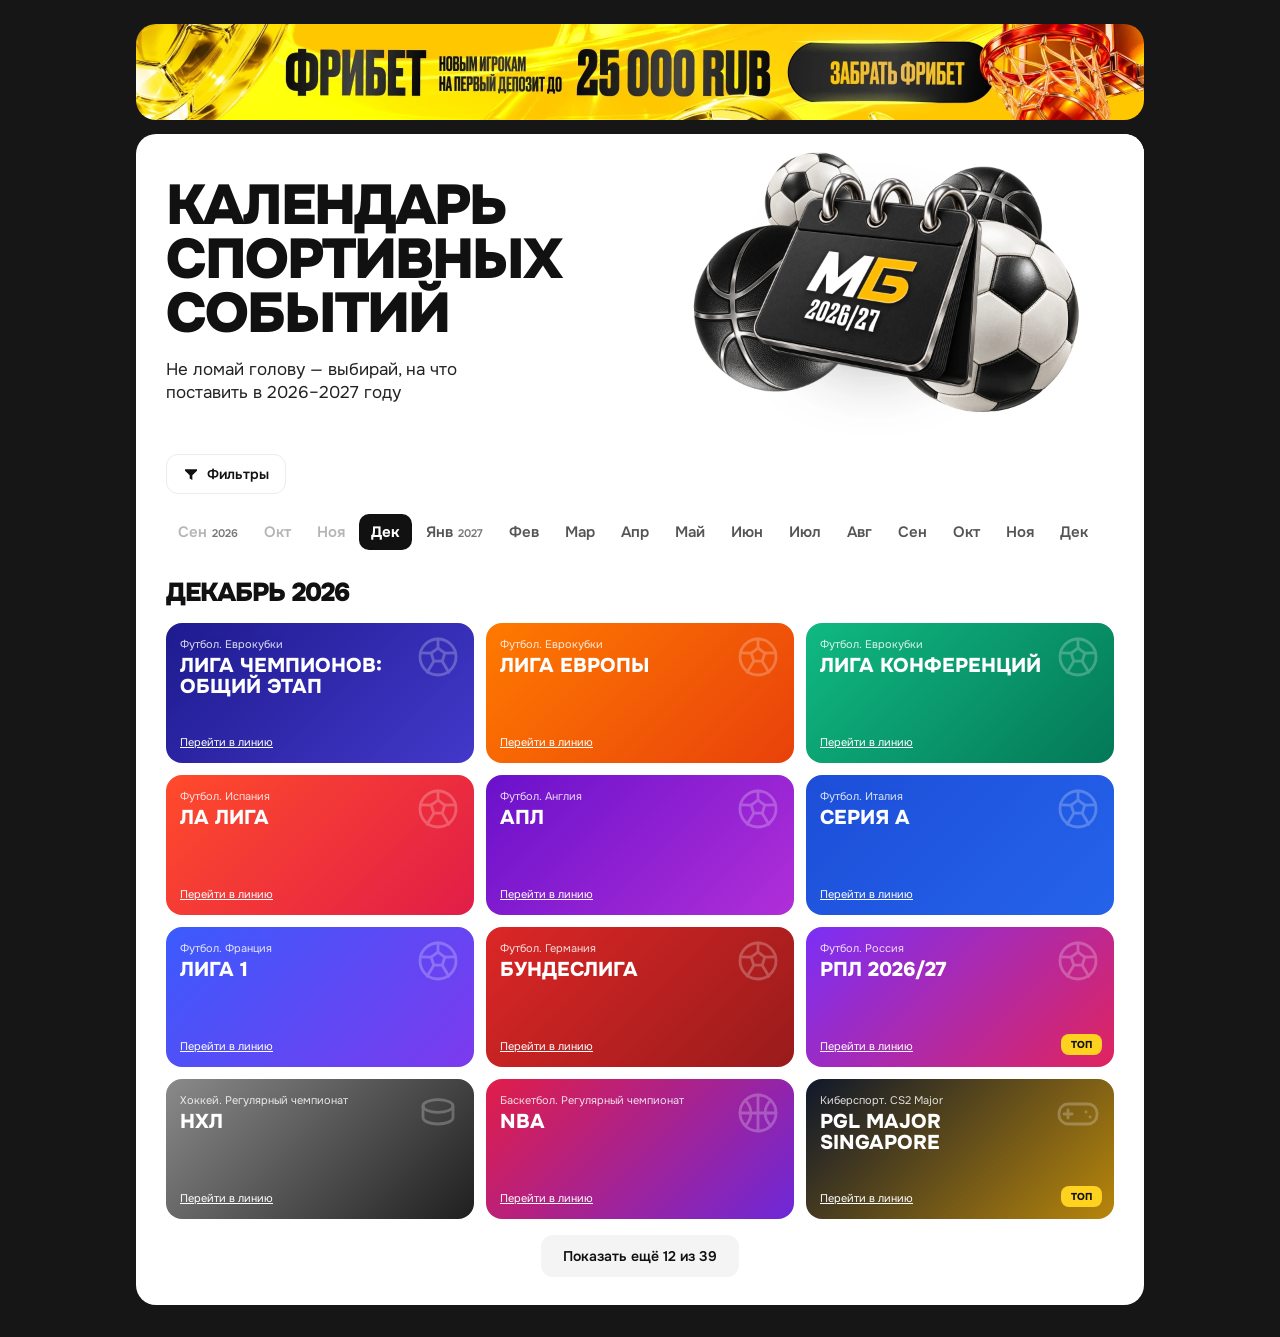
<file: index.html>
<!doctype html>
<html lang="ru">
<head>
  <meta charset="utf-8">
  <meta name="viewport" content="width=device-width, initial-scale=1">
  <title>Календарь спортивных событий 2026–2027</title>
  <meta name="description" content="Все главные спортивные и киберспортивные события с сентября 2026 по декабрь 2027.">
  <link rel="icon" href="favicon.svg" type="image/svg+xml">
  <link rel="icon" href="favicon.png" type="image/png" sizes="64x64">
  <link rel="apple-touch-icon" href="apple-touch-icon.png">
  <meta name="theme-color" content="#161616">
  <link rel="preconnect" href="https://fonts.googleapis.com">
  <link rel="preconnect" href="https://fonts.gstatic.com" crossorigin>
  <link href="https://fonts.googleapis.com/css2?family=Onest:wght@400;500;600;700;800;900&display=swap" rel="stylesheet">
  <link rel="stylesheet" href="css/style.css?v=2026-10-26">
</head>
<body>
  <div class="page">
    <a class="bonus" href="#" data-bonus>
      <picture>
        <source media="(max-width: 720px)" srcset="img/bonus-mobile.webp">
        <img src="img/bonus-desktop.webp" alt="Фрибет новым игрокам на первый депозит до 25 000 RUB" width="2000" height="190">
      </picture>
    </a>

    <main class="sheet">
      <header class="hero">
        <div class="hero__text">
          <h1 class="hero__title">Календарь<br>спортивных<br>событий</h1>
          <p class="hero__lead">Не ломай голову — выбирай, на что поставить в&nbsp;2026–2027&nbsp;году</p>
        </div>
        <div class="hero__art">
          <img src="img/hero.webp" alt="Календарь МБ 2026/27" width="1476" height="900">
        </div>
      </header>

      <!-- Все фильтры спрятаны под одну кнопку -->
      <section class="filters" aria-label="Фильтры">
        <button class="fbtn" id="filtersBtn" type="button" aria-expanded="false" aria-controls="fpanel">
          <svg viewBox="0 0 24 24" width="16" height="16" aria-hidden="true"><path fill="currentColor" d="M3 5h18v2.2l-7 6.6V21l-4-2.2v-5l-7-6.6V5Z"/></svg>
          Фильтры<span class="fbtn__n" id="filtersCount" hidden></span>
        </button>
        <button class="reset" id="resetBtn" type="button" hidden>Сбросить</button>

        <div class="fpanel" id="fpanel" hidden>
          <div class="fpanel__head">
            <b>Фильтры</b>
            <button class="fpanel__close" id="filtersClose" type="button" aria-label="Закрыть">×</button>
          </div>

          <div class="fgroup">
            <span class="fgroup__t">Виды спорта</span>
            <div class="chips" id="sportChips"></div>
          </div>

          <div class="fpanel__foot">
            <button class="btn btn--ghost" id="resetBtn2" type="button">Сбросить всё</button>
            <button class="btn btn--dark" id="filtersApply" type="button">Показать</button>
          </div>
        </div>
      </section>

      <!-- Месяцы и турниры -->
      <section class="block" id="calendar">
        <nav class="months" id="months" aria-label="Месяцы"></nav>
        <h2 class="h2" id="listTitle"></h2>
        <div class="cards" id="cards"></div>
        <p class="empty" id="cardsEmpty" hidden>Событий не найдено — попробуйте сбросить фильтры.</p>
        <button class="more-btn" id="moreCards" type="button" hidden></button>
      </section>
    </main>
  </div>

  <script src="js/data.js?v=2026-10-26"></script>
  <script src="js/app.js?v=2026-10-26"></script>
</body>
</html>
</file>
<file: css/style.css>
:root {
  --bg: #161616;
  --ink: #111;
  --muted: #777;
  --line: #ececec;
  --soft: #f4f4f4;
  --yellow: #ffd21f;
  --yellow-2: #ffb800;
  --gold-1: #fff1a8;
  --gold-2: #e6b422;
  --gold-3: #8a6212;
  --r: 20px;
  --font: 'Onest', system-ui, -apple-system, 'Segoe UI', Arial, sans-serif;
}

* { box-sizing: border-box; }
[hidden] { display: none !important; }
body { margin: 0; font-family: var(--font); color: var(--ink); background: var(--bg); -webkit-font-smoothing: antialiased; }
button { font: inherit; cursor: pointer; color: inherit; }
a { color: inherit; }
.page { max-width: 1040px; margin: 0 auto; padding: 24px 16px 32px; }

/* ---------- Баннеры ---------- */
.bonus { display: block; margin-bottom: 14px; border-radius: var(--r); overflow: hidden; line-height: 0; }
.bonus img { display: block; width: 100%; height: auto; }

.sheet {
  background: #fff; border-radius: var(--r); overflow: hidden; padding-bottom: 28px;
  /* блок смотрит на свою ширину, а не только на ширину окна */
  container-type: inline-size; container-name: sheet;
}

/* ---------- Hero ---------- */
.hero { display: grid; grid-template-columns: 1.05fr 1fr; min-height: 300px; }
.hero__text { padding: 44px 0 28px 30px; align-self: center; }
.hero__title {
  margin: 0; font-weight: 900; text-transform: uppercase;
  font-size: clamp(34px, 5.4vw, 56px); line-height: .96; letter-spacing: -2px;
}
.hero__lead { margin: 18px 0 0; font-size: 17px; line-height: 1.35; max-width: 330px; color: #222; }
.hero__art { position: relative; overflow: hidden; background: #fff; }
/* contain, а не cover: картинку видно целиком при любой ширине колонки */
.hero__art img { display: block; width: 100%; height: 100%; object-fit: contain; }

/* ---------- Кнопка фильтров ---------- */
.filters { position: relative; padding: 20px 30px 0; display: flex; align-items: center; gap: 10px; }
.fbtn {
  display: inline-flex; align-items: center; gap: 8px; border: 1px solid var(--line); background: #fff;
  border-radius: 12px; padding: 10px 16px; font-size: 14px; font-weight: 600;
}
.fbtn:hover { border-color: #bbb; }
.fbtn.is-on { background: #111; border-color: #111; color: #fff; }
.fbtn__n { background: var(--yellow); color: #111; border-radius: 20px; min-width: 20px; height: 20px; display: inline-flex; align-items: center; justify-content: center; font-size: 12px; font-weight: 800; padding: 0 6px; }
.reset { border: 0; background: transparent; color: var(--muted); font-size: 13px; text-decoration: underline; }

.fpanel {
  position: absolute; z-index: 30; top: calc(100% + 8px); left: 30px; width: min(460px, calc(100% - 60px));
  background: #fff; border: 1px solid var(--line); border-radius: var(--r); padding: 16px;
  box-shadow: 0 20px 50px rgba(0,0,0,.18);
}
.fpanel[hidden] { display: none; }
.fpanel__head { display: flex; justify-content: space-between; align-items: center; margin-bottom: 12px; font-size: 16px; }
.fpanel__close { border: 0; background: var(--soft); width: 30px; height: 30px; border-radius: 50%; font-size: 20px; line-height: 1; }
.fgroup { margin-top: 14px; }
.fgroup__t { display: block; font-size: 12px; color: var(--muted); margin-bottom: 6px; }
.fpanel__foot { display: flex; gap: 8px; margin-top: 16px; }
.fpanel__foot .btn { flex: 1; }

.chips { display: flex; flex-wrap: wrap; gap: 6px; }
.chip { border: 1px solid var(--line); background: #fff; border-radius: 999px; padding: 6px 12px; font-size: 13px; display: inline-flex; align-items: center; gap: 6px; }
.chip i { width: 8px; height: 8px; border-radius: 50%; }
.chip.is-active { background: #111; border-color: #111; color: #fff; }
.btn { display: inline-flex; align-items: center; justify-content: center; border-radius: 12px; padding: 12px 18px; font-weight: 700; border: 0; font-size: 14px; }
.btn--dark { background: #111; color: var(--yellow); }
.btn--ghost { background: var(--soft); }

/* ---------- Месяцы ---------- */
.block { padding: 20px 30px 0; }
.months { display: flex; gap: 2px; overflow-x: auto; padding-bottom: 10px; margin-bottom: 16px; scrollbar-width: none; }
.months::-webkit-scrollbar { display: none; }
.mon {
  flex: none; border: 0; background: transparent; border-radius: 10px; padding: 8px 12px;
  font-size: 15px; font-weight: 600; color: #555; display: flex; align-items: baseline; gap: 5px; white-space: nowrap;
}
.mon small { font-size: 11px; color: var(--muted); font-weight: 600; }
.mon:hover { background: var(--soft); }
.mon.is-past { color: #b5b5b5; }
.mon.is-active { background: #111; color: #fff; font-weight: 700; }
.mon.is-active small { color: var(--yellow); }

.h2 { margin: 0 0 14px; font-weight: 900; text-transform: uppercase; font-size: 26px; letter-spacing: -1px; }

/* ---------- Карточки ---------- */
.cards { display: grid; grid-template-columns: repeat(3, 1fr); gap: 12px; }
.card {
  position: relative; overflow: hidden; min-height: 140px; border-radius: 16px; padding: 14px; color: #fff;
  display: flex; flex-direction: column; background: var(--g, #333); text-decoration: none;
  transition: transform .15s, box-shadow .15s;
}
.card:hover { transform: translateY(-3px); box-shadow: 0 14px 28px rgba(0,0,0,.22); }
.card__ico { position: absolute; right: 12px; top: 10px; width: 48px; height: 48px; color: #fff; opacity: .24; pointer-events: none; }
.card__g { position: relative; font-size: 11px; opacity: .85; }
.card__t { position: relative; margin-top: 4px; font-size: 20px; line-height: 1.05; font-weight: 800; text-transform: uppercase; }
/* место под иконку сверху и под метку снизу, чтобы они не наезжали на текст */
.card__g, .card__t { padding-right: 56px; }
.card.has-badge .card__link { padding-right: 92px; }
.card__link { position: relative; margin-top: auto; padding-top: 14px; font-size: 11px; text-decoration: underline; align-self: flex-start; }
.badge {
  position: absolute; bottom: 12px; right: 12px; z-index: 2; max-width: 84px;
  background: var(--yellow); color: #111; font-weight: 800; font-size: 9px; line-height: 1.1;
  text-transform: uppercase; padding: 5px 7px; border-radius: 8px; text-align: center;
}
.badge--top { max-width: none; font-size: 10px; padding: 5px 10px; }
.empty { color: var(--muted); text-align: center; padding: 24px 0; }
.more-btn { display: block; margin: 16px auto 0; border: 0; background: var(--soft); border-radius: 12px; padding: 12px 22px; font-weight: 600; font-size: 14px; }
.more-btn:hover { background: #fff5c7; }

/* ---------- Адаптив ---------- */
/* Как только колонка становится уже картинки — мяч начинает обрезаться,
   поэтому картинку уводим под текст на всю ширину */
@media (max-width: 1060px) {
  .hero { grid-template-columns: 1fr; min-height: 0; }
  .hero__text { padding: 34px 30px 14px; }
  .hero__art { aspect-ratio: 1476 / 900; max-height: 420px; justify-self: center; }
}
/* То же самое, но по ширине самого блока: срабатывает и там, где сайт
   отдаёт мобильным широкое окно и медиазапросы выше не помогают */
@container sheet (max-width: 980px) {
  .hero { grid-template-columns: 1fr; min-height: 0; }
  .hero__text { padding: 34px 30px 14px; }
  .hero__art { aspect-ratio: 1476 / 900; max-height: 420px; justify-self: center; }
}
@container sheet (max-width: 700px) {
  .hero__text { padding: 26px 20px 8px; }
  .filters { padding: 16px 16px 0; }
  .block { padding: 18px 16px 0; }
  .fpanel { left: 16px; width: calc(100% - 32px); }
}
@media (max-width: 900px) {
  .cards { grid-template-columns: repeat(2, 1fr); }
}
@media (max-width: 720px) {
  .hero__text { padding: 26px 20px 8px; }
  .filters { padding: 16px 16px 0; }
  .block { padding: 18px 16px 0; }
  .fpanel { left: 16px; width: calc(100% - 32px); }
}
@media (max-width: 480px) {
  .cards { grid-template-columns: 1fr; }
  .card { min-height: 120px; }
  .h2 { font-size: 22px; }
}
</file>
